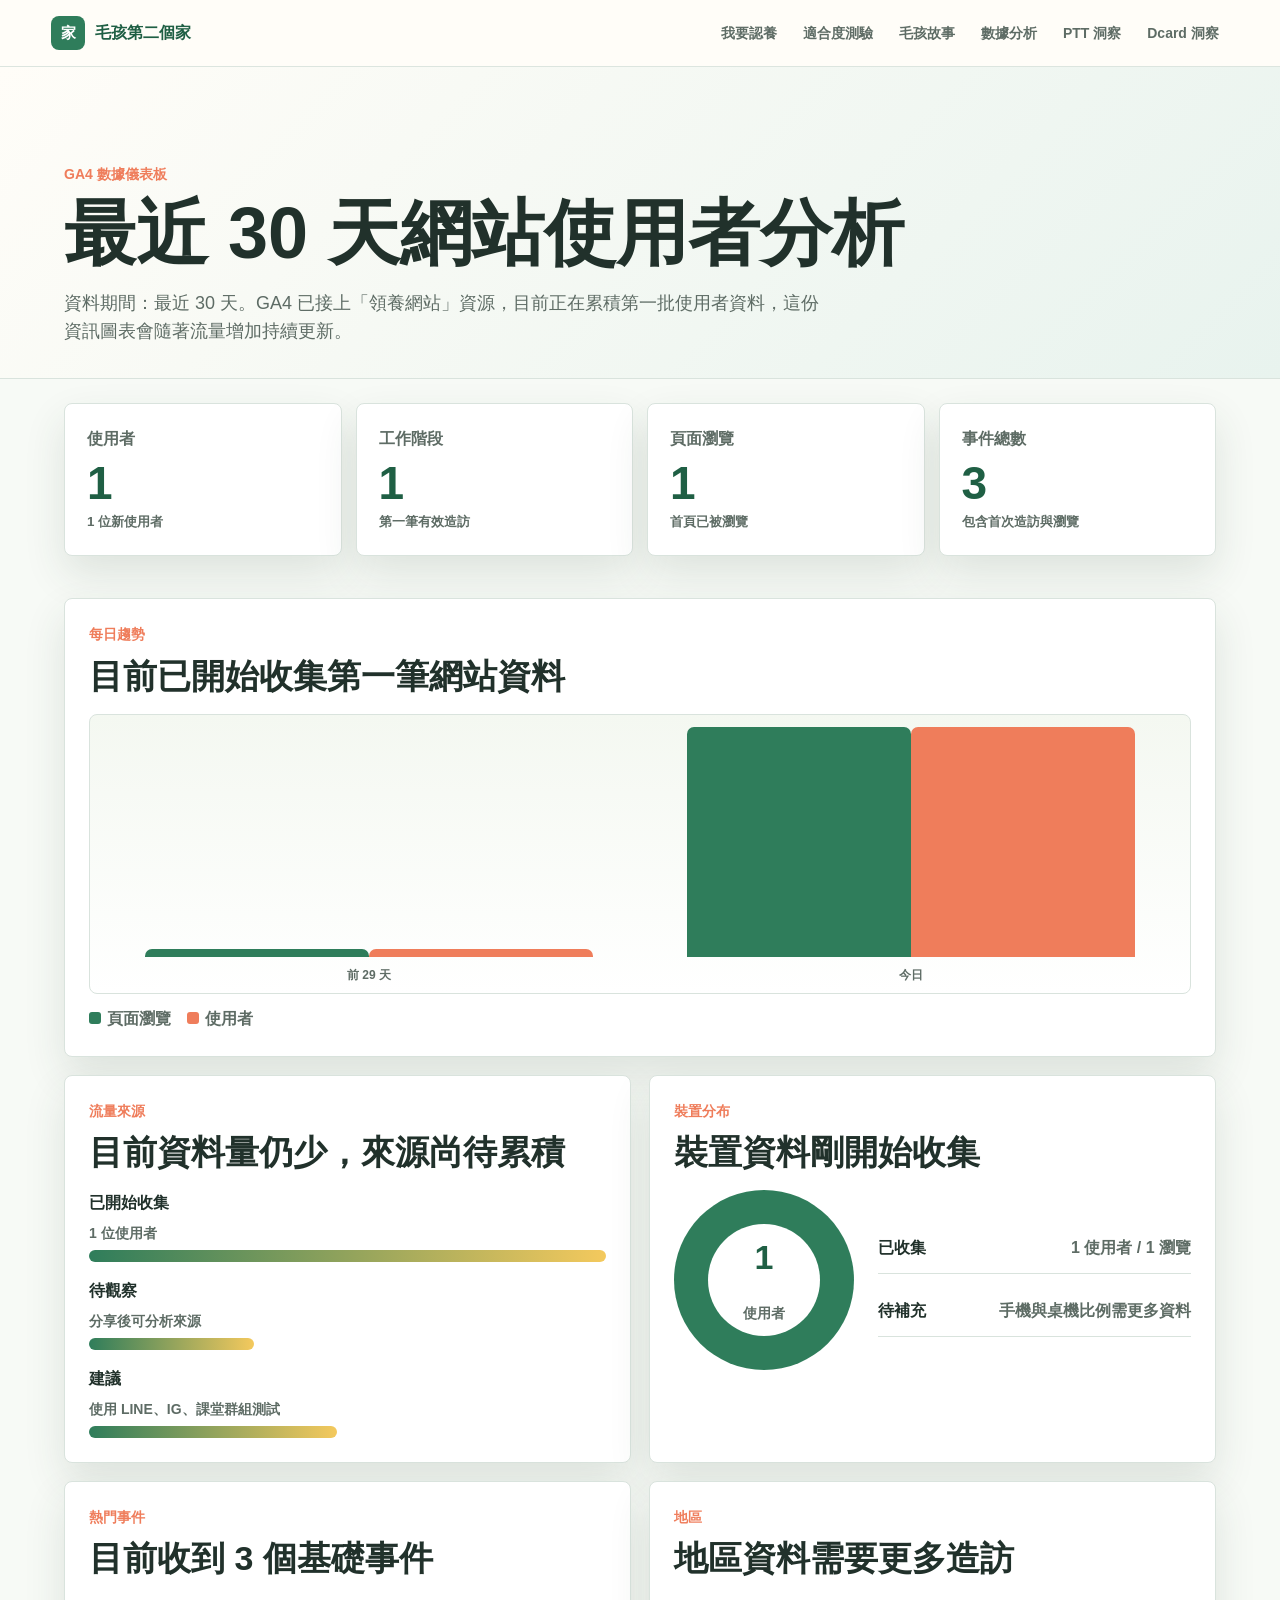
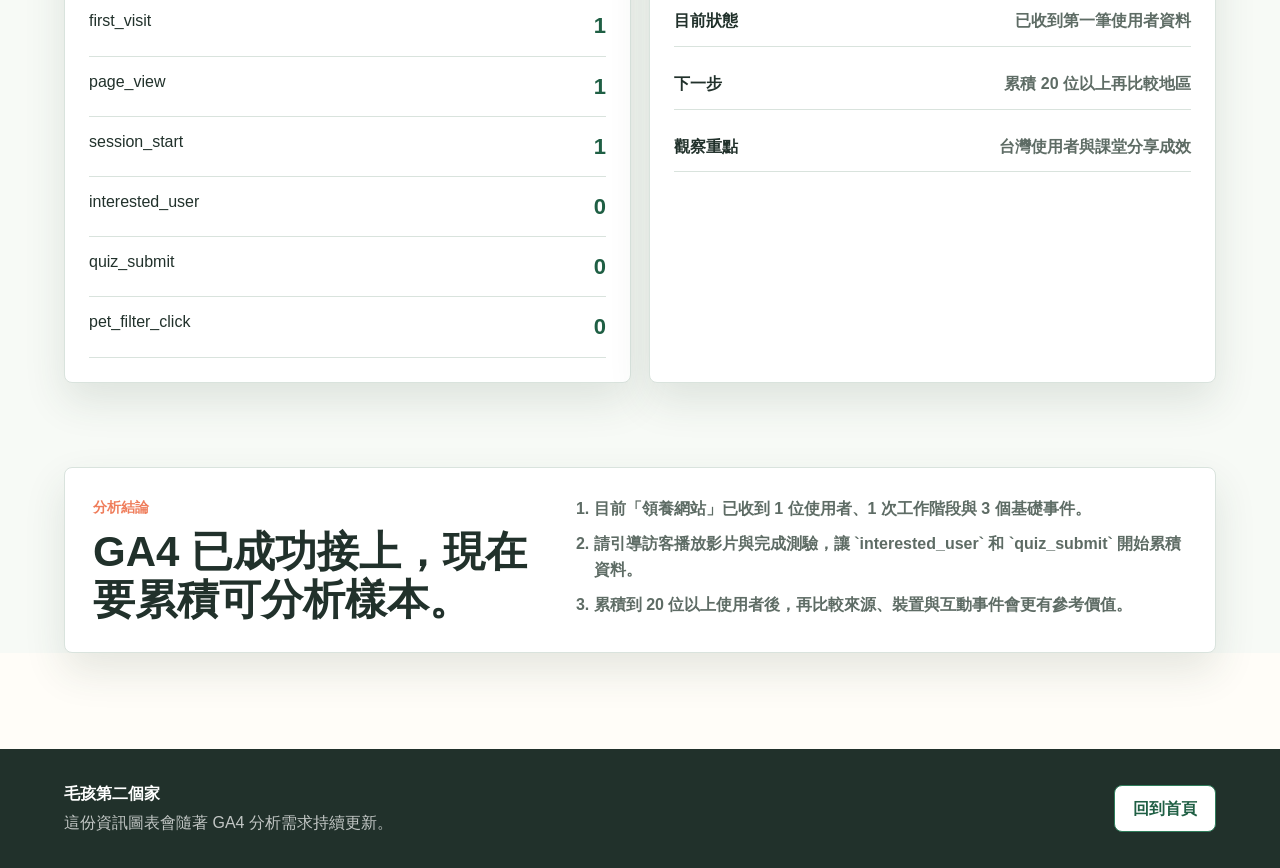
<file: analytics.html>
<!DOCTYPE html>
<html lang="zh-Hant">
<head>
  <meta charset="UTF-8">
  <meta name="viewport" content="width=device-width, initial-scale=1.0">
  <title>網站數據分析 | 毛孩第二個家</title>
  <meta name="description" content="毛孩第二個家最近 30 天 GA4 網站成效資訊圖表。">
  <script async src="https://www.googletagmanager.com/gtag/js?id=G-S2C9P1S1XG"></script>
  <script>
    window.dataLayer = window.dataLayer || [];
    function gtag(){dataLayer.push(arguments);}
    gtag("js", new Date());
    gtag("config", "G-S2C9P1S1XG");
  </script>
  <link rel="stylesheet" href="styles.css">
</head>
<body>
  <header class="site-header">
    <a class="brand" href="index.html" aria-label="回到首頁">
      <span class="brand-mark">家</span>
      <span>毛孩第二個家</span>
    </a>
    <nav class="nav" aria-label="主要導覽">
      <a href="index.html#adopt">我要認養</a>
      <a href="index.html#quiz">適合度測驗</a>
      <a href="index.html#stories">毛孩故事</a>
      <a href="analytics.html" aria-current="page">數據分析</a>
      <a href="ptt-insights.html">PTT 洞察</a>
      <a href="dcard-insights.html">Dcard 洞察</a>
    </nav>
  </header>

  <main class="analytics-page">
    <section class="analytics-hero">
      <p class="eyebrow">GA4 數據儀表板</p>
      <h1>最近 30 天網站使用者分析</h1>
      <p>資料期間：最近 30 天。GA4 已接上「領養網站」資源，目前正在累積第一批使用者資料，這份資訊圖表會隨著流量增加持續更新。</p>
    </section>

    <section class="analytics-kpis" aria-label="網站核心指標">
      <article><span>使用者</span><strong>1</strong><small>1 位新使用者</small></article>
      <article><span>工作階段</span><strong>1</strong><small>第一筆有效造訪</small></article>
      <article><span>頁面瀏覽</span><strong>1</strong><small>首頁已被瀏覽</small></article>
      <article><span>事件總數</span><strong>3</strong><small>包含首次造訪與瀏覽</small></article>
    </section>

    <section class="analytics-grid">
      <article class="analytics-card wide-card">
        <div class="card-heading">
          <p class="eyebrow">每日趨勢</p>
          <h2>目前已開始收集第一筆網站資料</h2>
        </div>
        <div class="trend-chart compact-trend" aria-label="每日使用者與瀏覽量">
          <div style="--views:0%; --users:0%"><span>前 29 天</span></div>
          <div style="--views:100%; --users:100%"><span>今日</span></div>
        </div>
        <div class="chart-legend">
          <span><i class="legend-page"></i>頁面瀏覽</span>
          <span><i class="legend-user"></i>使用者</span>
        </div>
      </article>

      <article class="analytics-card">
        <div class="card-heading">
          <p class="eyebrow">流量來源</p>
          <h2>目前資料量仍少，來源尚待累積</h2>
        </div>
        <div class="bar-list">
          <div><span>已開始收集</span><strong>1 位使用者</strong><i style="--w:100%"></i></div>
          <div><span>待觀察</span><strong>分享後可分析來源</strong><i style="--w:32%"></i></div>
          <div><span>建議</span><strong>使用 LINE、IG、課堂群組測試</strong><i style="--w:48%"></i></div>
        </div>
      </article>

      <article class="analytics-card">
        <div class="card-heading">
          <p class="eyebrow">裝置分布</p>
          <h2>裝置資料剛開始收集</h2>
        </div>
        <div class="device-chart" aria-label="裝置分布">
          <div class="donut collecting"><span>1<small>使用者</small></span></div>
          <ul>
            <li><b>已收集</b><span>1 使用者 / 1 瀏覽</span></li>
            <li><b>待補充</b><span>手機與桌機比例需更多資料</span></li>
          </ul>
        </div>
      </article>

      <article class="analytics-card">
        <div class="card-heading">
          <p class="eyebrow">熱門事件</p>
          <h2>目前收到 3 個基礎事件</h2>
        </div>
        <div class="event-list">
          <div><span>first_visit</span><strong>1</strong></div>
          <div><span>page_view</span><strong>1</strong></div>
          <div><span>session_start</span><strong>1</strong></div>
          <div><span>interested_user</span><strong>0</strong></div>
          <div><span>quiz_submit</span><strong>0</strong></div>
          <div><span>pet_filter_click</span><strong>0</strong></div>
        </div>
      </article>

      <article class="analytics-card">
        <div class="card-heading">
          <p class="eyebrow">地區</p>
          <h2>地區資料需要更多造訪</h2>
        </div>
        <div class="region-list">
          <div><strong>目前狀態</strong><span>已收到第一筆使用者資料</span></div>
          <div><strong>下一步</strong><span>累積 20 位以上再比較地區</span></div>
          <div><strong>觀察重點</strong><span>台灣使用者與課堂分享成效</span></div>
        </div>
      </article>
    </section>

    <section class="analytics-summary">
      <div>
        <p class="eyebrow">分析結論</p>
        <h2>GA4 已成功接上，現在要累積可分析樣本。</h2>
      </div>
      <ol>
        <li>目前「領養網站」已收到 1 位使用者、1 次工作階段與 3 個基礎事件。</li>
        <li>請引導訪客播放影片與完成測驗，讓 `interested_user` 和 `quiz_submit` 開始累積資料。</li>
        <li>累積到 20 位以上使用者後，再比較來源、裝置與互動事件會更有參考價值。</li>
      </ol>
    </section>
  </main>

  <footer class="footer">
    <div>
      <strong>毛孩第二個家</strong>
      <p>這份資訊圖表會隨著 GA4 分析需求持續更新。</p>
    </div>
    <a class="button secondary" href="index.html">回到首頁</a>
  </footer>

  <script src="script.js"></script>
</body>
</html>
</file>
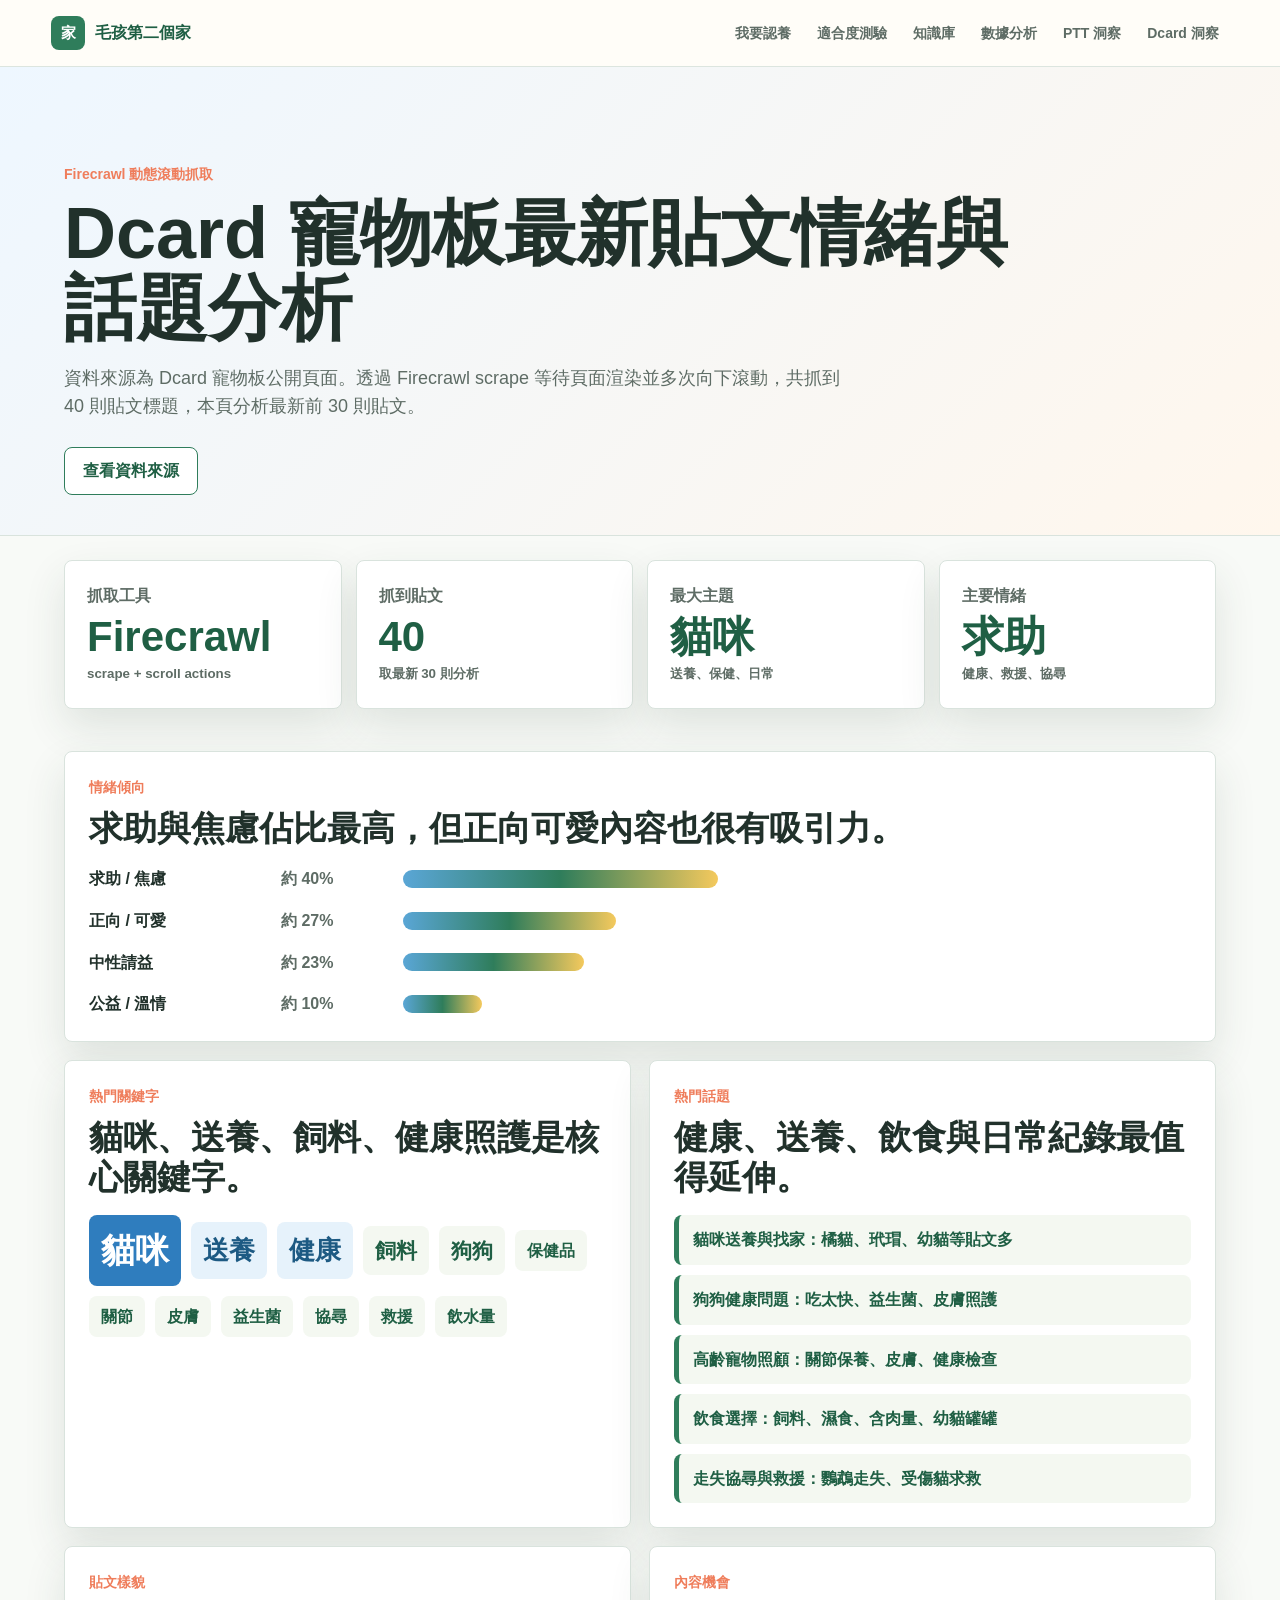
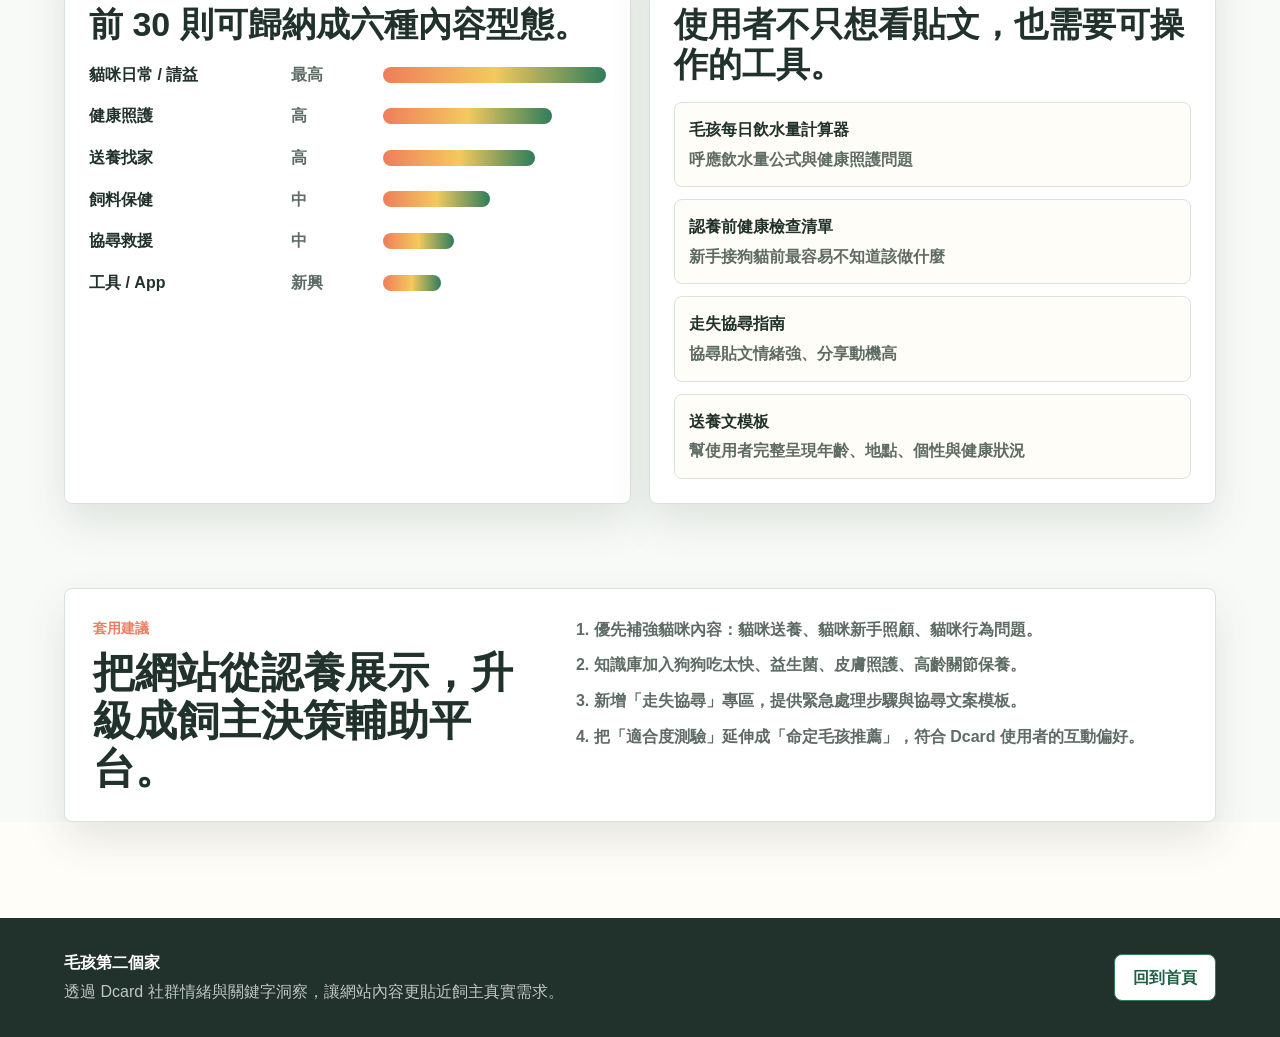
<file: dcard-insights.html>
<!DOCTYPE html>
<html lang="zh-Hant">
<head>
  <meta charset="UTF-8">
  <meta name="viewport" content="width=device-width, initial-scale=1.0">
  <title>Dcard 寵物板情緒洞察 | 毛孩第二個家</title>
  <meta name="description" content="Dcard 寵物板最新貼文 Firecrawl 動態滾動抓取分析，整理寵物熱門關鍵字、情緒傾向與內容建議。">
  <script async src="https://www.googletagmanager.com/gtag/js?id=G-S2C9P1S1XG"></script>
  <script>
    window.dataLayer = window.dataLayer || [];
    function gtag(){dataLayer.push(arguments);}
    gtag("js", new Date());
    gtag("config", "G-S2C9P1S1XG");
  </script>
  <link rel="stylesheet" href="styles.css">
</head>
<body>
  <header class="site-header">
    <a class="brand" href="index.html" aria-label="回到首頁">
      <span class="brand-mark">家</span>
      <span>毛孩第二個家</span>
    </a>
    <nav class="nav" aria-label="主要導覽">
      <a href="index.html#adopt">我要認養</a>
      <a href="index.html#quiz">適合度測驗</a>
      <a href="index.html#knowledge">知識庫</a>
      <a href="analytics.html">數據分析</a>
      <a href="ptt-insights.html">PTT 洞察</a>
      <a href="dcard-insights.html" aria-current="page">Dcard 洞察</a>
    </nav>
  </header>

  <main class="insights-page dcard-page">
    <section class="insights-hero dcard-hero">
      <p class="eyebrow">Firecrawl 動態滾動抓取</p>
      <h1>Dcard 寵物板最新貼文情緒與話題分析</h1>
      <p>資料來源為 Dcard 寵物板公開頁面。透過 Firecrawl scrape 等待頁面渲染並多次向下滾動，共抓到 40 則貼文標題，本頁分析最新前 30 則貼文。</p>
      <a class="button secondary" href="https://www.dcard.tw/f/pet" target="_blank" rel="noreferrer">查看資料來源</a>
    </section>

    <section class="insights-kpis" aria-label="Dcard 寵物板資料摘要">
      <article><span>抓取工具</span><strong>Firecrawl</strong><small>scrape + scroll actions</small></article>
      <article><span>抓到貼文</span><strong>40</strong><small>取最新 30 則分析</small></article>
      <article><span>最大主題</span><strong>貓咪</strong><small>送養、保健、日常</small></article>
      <article><span>主要情緒</span><strong>求助</strong><small>健康、救援、協尋</small></article>
    </section>

    <section class="insights-grid">
      <article class="insights-card wide-card">
        <div class="card-heading">
          <p class="eyebrow">情緒傾向</p>
          <h2>求助與焦慮佔比最高，但正向可愛內容也很有吸引力。</h2>
        </div>
        <div class="sentiment-bars" aria-label="情緒傾向比例圖">
          <div style="--w:40%"><span>求助 / 焦慮</span><strong>約 40%</strong><i></i></div>
          <div style="--w:27%"><span>正向 / 可愛</span><strong>約 27%</strong><i></i></div>
          <div style="--w:23%"><span>中性請益</span><strong>約 23%</strong><i></i></div>
          <div style="--w:10%"><span>公益 / 溫情</span><strong>約 10%</strong><i></i></div>
        </div>
      </article>

      <article class="insights-card">
        <div class="card-heading">
          <p class="eyebrow">熱門關鍵字</p>
          <h2>貓咪、送養、飼料、健康照護是核心關鍵字。</h2>
        </div>
        <div class="keyword-cloud dcard-cloud" aria-label="Dcard 熱門關鍵字">
          <span class="xl">貓咪</span>
          <span class="lg">送養</span>
          <span class="lg">健康</span>
          <span class="md">飼料</span>
          <span class="md">狗狗</span>
          <span>保健品</span>
          <span>關節</span>
          <span>皮膚</span>
          <span>益生菌</span>
          <span>協尋</span>
          <span>救援</span>
          <span>飲水量</span>
        </div>
      </article>

      <article class="insights-card">
        <div class="card-heading">
          <p class="eyebrow">熱門話題</p>
          <h2>健康、送養、飲食與日常紀錄最值得延伸。</h2>
        </div>
        <div class="topic-stack">
          <span>貓咪送養與找家：橘貓、玳瑁、幼貓等貼文多</span>
          <span>狗狗健康問題：吃太快、益生菌、皮膚照護</span>
          <span>高齡寵物照顧：關節保養、皮膚、健康檢查</span>
          <span>飲食選擇：飼料、濕食、含肉量、幼貓罐罐</span>
          <span>走失協尋與救援：鸚鵡走失、受傷貓求救</span>
        </div>
      </article>

      <article class="insights-card">
        <div class="card-heading">
          <p class="eyebrow">貼文樣貌</p>
          <h2>前 30 則可歸納成六種內容型態。</h2>
        </div>
        <div class="category-bars compact-bars" aria-label="內容型態長條圖">
          <div style="--w:100%"><span>貓咪日常 / 請益</span><strong>最高</strong><i></i></div>
          <div style="--w:76%"><span>健康照護</span><strong>高</strong><i></i></div>
          <div style="--w:68%"><span>送養找家</span><strong>高</strong><i></i></div>
          <div style="--w:48%"><span>飼料保健</span><strong>中</strong><i></i></div>
          <div style="--w:32%"><span>協尋救援</span><strong>中</strong><i></i></div>
          <div style="--w:26%"><span>工具 / App</span><strong>新興</strong><i></i></div>
        </div>
      </article>

      <article class="insights-card">
        <div class="card-heading">
          <p class="eyebrow">內容機會</p>
          <h2>使用者不只想看貼文，也需要可操作的工具。</h2>
        </div>
        <div class="supply-list">
          <div><strong>毛孩每日飲水量計算器</strong><span>呼應飲水量公式與健康照護問題</span></div>
          <div><strong>認養前健康檢查清單</strong><span>新手接狗貓前最容易不知道該做什麼</span></div>
          <div><strong>走失協尋指南</strong><span>協尋貼文情緒強、分享動機高</span></div>
          <div><strong>送養文模板</strong><span>幫使用者完整呈現年齡、地點、個性與健康狀況</span></div>
        </div>
      </article>
    </section>

    <section class="insights-summary">
      <div>
        <p class="eyebrow">套用建議</p>
        <h2>把網站從認養展示，升級成飼主決策輔助平台。</h2>
      </div>
      <ol>
        <li>優先補強貓咪內容：貓咪送養、貓咪新手照顧、貓咪行為問題。</li>
        <li>知識庫加入狗狗吃太快、益生菌、皮膚照護、高齡關節保養。</li>
        <li>新增「走失協尋」專區，提供緊急處理步驟與協尋文案模板。</li>
        <li>把「適合度測驗」延伸成「命定毛孩推薦」，符合 Dcard 使用者的互動偏好。</li>
      </ol>
    </section>
  </main>

  <footer class="footer">
    <div>
      <strong>毛孩第二個家</strong>
      <p>透過 Dcard 社群情緒與關鍵字洞察，讓網站內容更貼近飼主真實需求。</p>
    </div>
    <a class="button secondary" href="index.html">回到首頁</a>
  </footer>
</body>
</html>
</file>
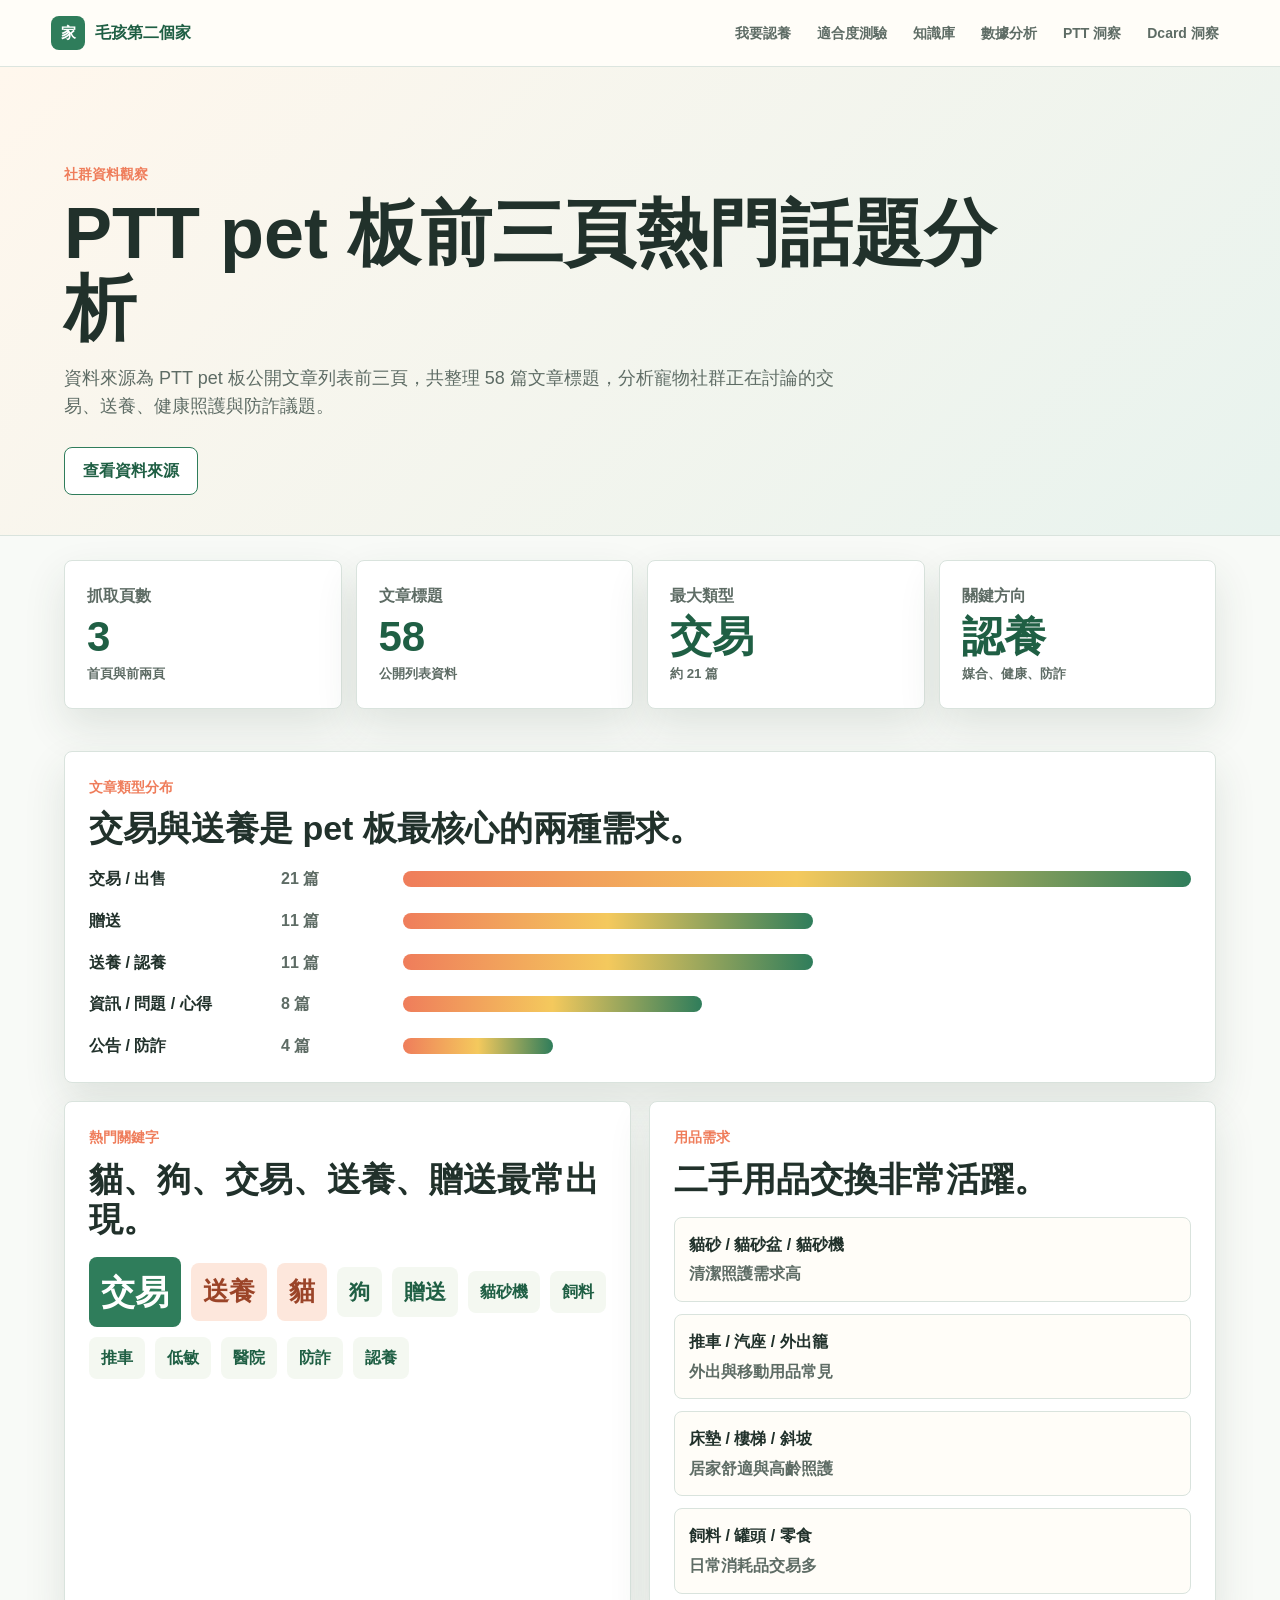
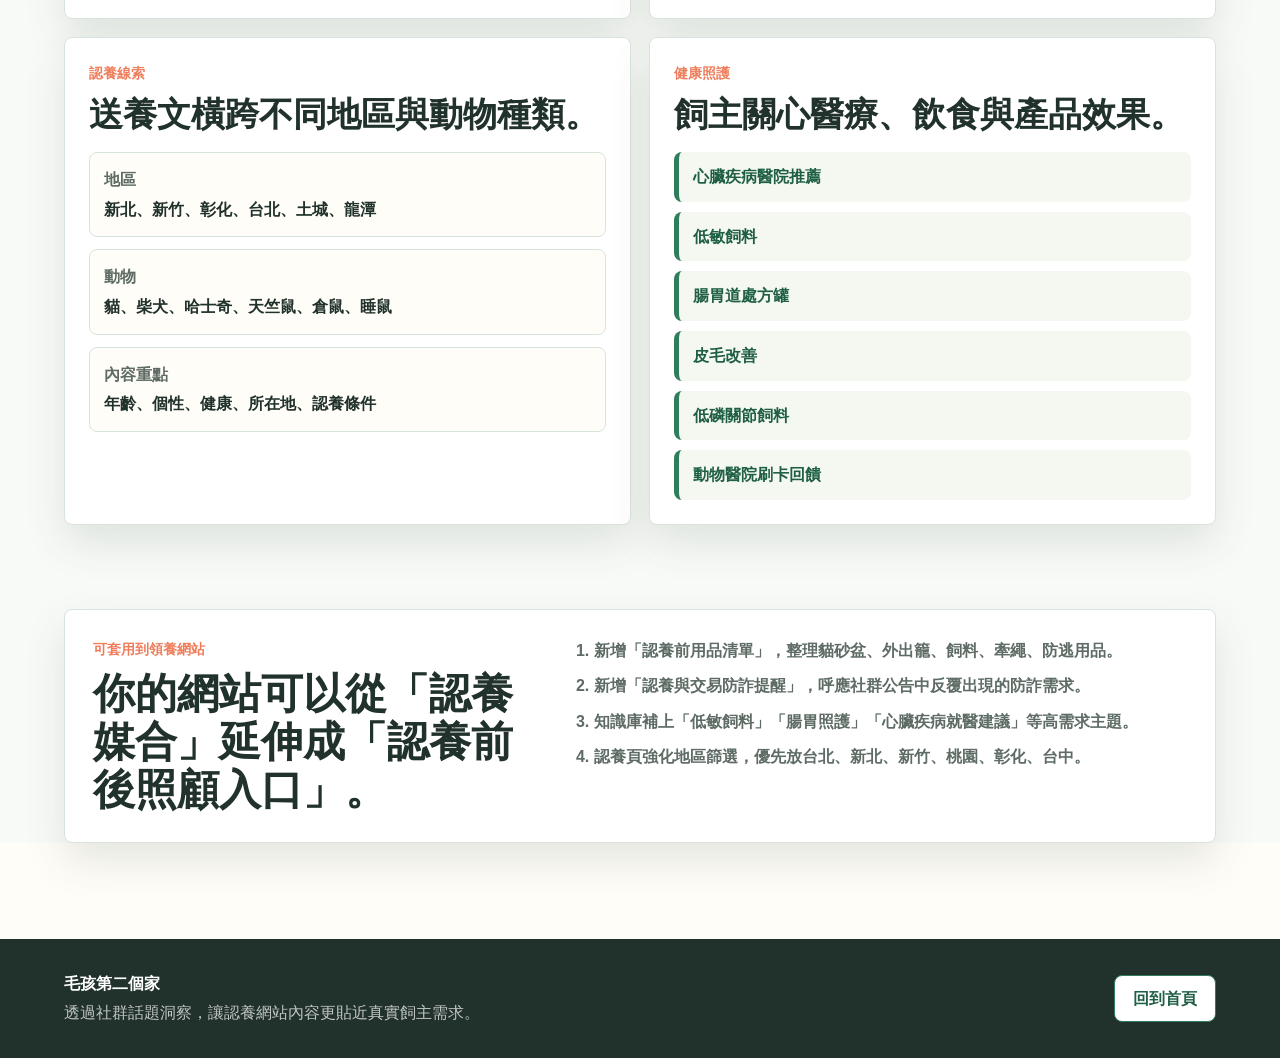
<file: ptt-insights.html>
<!DOCTYPE html>
<html lang="zh-Hant">
<head>
  <meta charset="UTF-8">
  <meta name="viewport" content="width=device-width, initial-scale=1.0">
  <title>PTT 寵物板話題洞察 | 毛孩第二個家</title>
  <meta name="description" content="PTT pet 板前三頁文章資料視覺化分析，整理熱門關鍵字、文章類型與可應用於領養網站的內容方向。">
  <script async src="https://www.googletagmanager.com/gtag/js?id=G-S2C9P1S1XG"></script>
  <script>
    window.dataLayer = window.dataLayer || [];
    function gtag(){dataLayer.push(arguments);}
    gtag("js", new Date());
    gtag("config", "G-S2C9P1S1XG");
  </script>
  <link rel="stylesheet" href="styles.css">
</head>
<body>
  <header class="site-header">
    <a class="brand" href="index.html" aria-label="回到首頁">
      <span class="brand-mark">家</span>
      <span>毛孩第二個家</span>
    </a>
    <nav class="nav" aria-label="主要導覽">
      <a href="index.html#adopt">我要認養</a>
      <a href="index.html#quiz">適合度測驗</a>
      <a href="index.html#knowledge">知識庫</a>
      <a href="analytics.html">數據分析</a>
      <a href="ptt-insights.html" aria-current="page">PTT 洞察</a>
      <a href="dcard-insights.html">Dcard 洞察</a>
    </nav>
  </header>

  <main class="insights-page">
    <section class="insights-hero">
      <p class="eyebrow">社群資料觀察</p>
      <h1>PTT pet 板前三頁熱門話題分析</h1>
      <p>資料來源為 PTT pet 板公開文章列表前三頁，共整理 58 篇文章標題，分析寵物社群正在討論的交易、送養、健康照護與防詐議題。</p>
      <a class="button secondary" href="https://www.ptt.cc/bbs/pet/index.html" target="_blank" rel="noreferrer">查看資料來源</a>
    </section>

    <section class="insights-kpis" aria-label="PTT pet 板資料摘要">
      <article><span>抓取頁數</span><strong>3</strong><small>首頁與前兩頁</small></article>
      <article><span>文章標題</span><strong>58</strong><small>公開列表資料</small></article>
      <article><span>最大類型</span><strong>交易</strong><small>約 21 篇</small></article>
      <article><span>關鍵方向</span><strong>認養</strong><small>媒合、健康、防詐</small></article>
    </section>

    <section class="insights-grid">
      <article class="insights-card wide-card">
        <div class="card-heading">
          <p class="eyebrow">文章類型分布</p>
          <h2>交易與送養是 pet 板最核心的兩種需求。</h2>
        </div>
        <div class="category-bars" aria-label="文章類型長條圖">
          <div style="--w:100%"><span>交易 / 出售</span><strong>21 篇</strong><i></i></div>
          <div style="--w:52%"><span>贈送</span><strong>11 篇</strong><i></i></div>
          <div style="--w:52%"><span>送養 / 認養</span><strong>11 篇</strong><i></i></div>
          <div style="--w:38%"><span>資訊 / 問題 / 心得</span><strong>8 篇</strong><i></i></div>
          <div style="--w:19%"><span>公告 / 防詐</span><strong>4 篇</strong><i></i></div>
        </div>
      </article>

      <article class="insights-card">
        <div class="card-heading">
          <p class="eyebrow">熱門關鍵字</p>
          <h2>貓、狗、交易、送養、贈送最常出現。</h2>
        </div>
        <div class="keyword-cloud" aria-label="熱門關鍵字">
          <span class="xl">交易</span>
          <span class="lg">送養</span>
          <span class="lg">貓</span>
          <span class="md">狗</span>
          <span class="md">贈送</span>
          <span>貓砂機</span>
          <span>飼料</span>
          <span>推車</span>
          <span>低敏</span>
          <span>醫院</span>
          <span>防詐</span>
          <span>認養</span>
        </div>
      </article>

      <article class="insights-card">
        <div class="card-heading">
          <p class="eyebrow">用品需求</p>
          <h2>二手用品交換非常活躍。</h2>
        </div>
        <div class="supply-list">
          <div><strong>貓砂 / 貓砂盆 / 貓砂機</strong><span>清潔照護需求高</span></div>
          <div><strong>推車 / 汽座 / 外出籠</strong><span>外出與移動用品常見</span></div>
          <div><strong>床墊 / 樓梯 / 斜坡</strong><span>居家舒適與高齡照護</span></div>
          <div><strong>飼料 / 罐頭 / 零食</strong><span>日常消耗品交易多</span></div>
        </div>
      </article>

      <article class="insights-card">
        <div class="card-heading">
          <p class="eyebrow">認養線索</p>
          <h2>送養文橫跨不同地區與動物種類。</h2>
        </div>
        <div class="adoption-signal">
          <div><span>地區</span><strong>新北、新竹、彰化、台北、土城、龍潭</strong></div>
          <div><span>動物</span><strong>貓、柴犬、哈士奇、天竺鼠、倉鼠、睡鼠</strong></div>
          <div><span>內容重點</span><strong>年齡、個性、健康、所在地、認養條件</strong></div>
        </div>
      </article>

      <article class="insights-card">
        <div class="card-heading">
          <p class="eyebrow">健康照護</p>
          <h2>飼主關心醫療、飲食與產品效果。</h2>
        </div>
        <div class="topic-stack">
          <span>心臟疾病醫院推薦</span>
          <span>低敏飼料</span>
          <span>腸胃道處方罐</span>
          <span>皮毛改善</span>
          <span>低磷關節飼料</span>
          <span>動物醫院刷卡回饋</span>
        </div>
      </article>
    </section>

    <section class="insights-summary">
      <div>
        <p class="eyebrow">可套用到領養網站</p>
        <h2>你的網站可以從「認養媒合」延伸成「認養前後照顧入口」。</h2>
      </div>
      <ol>
        <li>新增「認養前用品清單」，整理貓砂盆、外出籠、飼料、牽繩、防逃用品。</li>
        <li>新增「認養與交易防詐提醒」，呼應社群公告中反覆出現的防詐需求。</li>
        <li>知識庫補上「低敏飼料」「腸胃照護」「心臟疾病就醫建議」等高需求主題。</li>
        <li>認養頁強化地區篩選，優先放台北、新北、新竹、桃園、彰化、台中。</li>
      </ol>
    </section>
  </main>

  <footer class="footer">
    <div>
      <strong>毛孩第二個家</strong>
      <p>透過社群話題洞察，讓認養網站內容更貼近真實飼主需求。</p>
    </div>
    <a class="button secondary" href="index.html">回到首頁</a>
  </footer>
</body>
</html>
</file>
<file: styles.css>
:root {
  --ink: #21312b;
  --muted: #5e6c65;
  --line: #d9e3dd;
  --paper: #fffdf8;
  --soft: #f4f8f1;
  --green: #2f7d5b;
  --green-dark: #1f5f44;
  --coral: #ef7d5b;
  --gold: #f4c95d;
  --sky: #dceef5;
  --shadow: 0 18px 42px rgba(41, 63, 52, 0.12);
}

* {
  box-sizing: border-box;
}

html {
  scroll-behavior: smooth;
}

body {
  margin: 0;
  background: var(--paper);
  color: var(--ink);
  font-family: "Noto Sans TC", "Microsoft JhengHei", Arial, sans-serif;
  line-height: 1.6;
}

a {
  color: inherit;
}

img {
  display: block;
  max-width: 100%;
}

.site-header {
  position: sticky;
  top: 0;
  z-index: 20;
  display: flex;
  align-items: center;
  justify-content: space-between;
  gap: 24px;
  padding: 14px clamp(18px, 4vw, 56px);
  background: rgba(255, 253, 248, 0.92);
  border-bottom: 1px solid rgba(217, 227, 221, 0.9);
  backdrop-filter: blur(16px);
}

.brand {
  display: inline-flex;
  align-items: center;
  gap: 10px;
  color: var(--green-dark);
  font-weight: 800;
  text-decoration: none;
  white-space: nowrap;
}

.brand-mark {
  display: grid;
  width: 34px;
  height: 34px;
  place-items: center;
  border-radius: 8px;
  background: var(--green);
  color: #fff;
  font-size: 15px;
}

.nav {
  display: flex;
  flex-wrap: wrap;
  justify-content: flex-end;
  gap: 6px;
}

.nav a {
  padding: 8px 10px;
  border-radius: 8px;
  color: var(--muted);
  font-size: 14px;
  font-weight: 700;
  text-decoration: none;
}

.nav a:hover,
.nav a:focus-visible {
  background: var(--soft);
  color: var(--green-dark);
}

.hero {
  display: grid;
  grid-template-columns: minmax(0, 0.82fr) minmax(360px, 1.18fr);
  min-height: calc(100vh - 64px);
  border-bottom: 1px solid var(--line);
}

.hero-copy {
  display: flex;
  flex-direction: column;
  justify-content: center;
  padding: clamp(42px, 7vw, 86px) clamp(22px, 5vw, 72px);
}

.eyebrow {
  margin: 0 0 10px;
  color: var(--coral);
  font-size: 14px;
  font-weight: 900;
  letter-spacing: 0;
}

h1,
h2,
h3,
p {
  overflow-wrap: anywhere;
}

h1 {
  max-width: 720px;
  margin: 0;
  font-size: clamp(42px, 7vw, 84px);
  line-height: 1.04;
  letter-spacing: 0;
}

.hero-text {
  max-width: 620px;
  margin: 24px 0 0;
  color: var(--muted);
  font-size: 18px;
}

.hero-actions {
  display: flex;
  flex-wrap: wrap;
  gap: 12px;
  margin-top: 32px;
}

.button {
  display: inline-flex;
  align-items: center;
  justify-content: center;
  min-height: 44px;
  padding: 10px 18px;
  border: 1px solid var(--green);
  border-radius: 8px;
  font-weight: 800;
  text-decoration: none;
  cursor: pointer;
}

.button.primary {
  background: var(--green);
  color: #fff;
}

.button.secondary {
  background: #fff;
  color: var(--green-dark);
}

.hero-image {
  min-height: 520px;
  background:
    linear-gradient(90deg, rgba(255, 253, 248, 0.72), rgba(255, 253, 248, 0.05) 32%),
    url("assets/adoption-hero.png") center / cover no-repeat;
}

.stats-band {
  display: grid;
  grid-template-columns: repeat(4, 1fr);
  gap: 1px;
  background: var(--line);
  border-bottom: 1px solid var(--line);
}

.stats-band div {
  padding: 28px 20px;
  background: #fff;
  text-align: center;
}

.stats-band strong {
  display: block;
  color: var(--green-dark);
  font-size: 34px;
  line-height: 1;
}

.stats-band span {
  color: var(--muted);
  font-size: 14px;
  font-weight: 700;
}

.section {
  padding: clamp(56px, 8vw, 96px) clamp(18px, 5vw, 72px);
}

.section-heading {
  max-width: 820px;
  margin-bottom: 28px;
}

.section-heading h2 {
  margin: 0;
  font-size: clamp(30px, 4vw, 52px);
  line-height: 1.12;
  letter-spacing: 0;
}

.section-heading.split {
  display: flex;
  max-width: none;
  align-items: end;
  justify-content: space-between;
  gap: 24px;
}

.section-note {
  max-width: 420px;
  margin: 0;
  color: var(--muted);
}

.intro-grid,
.pet-grid,
.story-grid,
.knowledge-grid {
  display: grid;
  grid-template-columns: repeat(3, 1fr);
  gap: 18px;
}

.intro-grid article,
.story-grid article,
.knowledge-grid article,
.resource-list article,
.faq-list details {
  border: 1px solid var(--line);
  border-radius: 8px;
  background: #fff;
  box-shadow: var(--shadow);
}

.intro-grid article,
.story-grid article,
.knowledge-grid article,
.resource-list article {
  padding: 24px;
}

.intro-grid h3,
.story-grid h3,
.knowledge-grid h3,
.resource-list h3 {
  margin: 0 0 8px;
  font-size: 22px;
}

.intro-grid p,
.story-grid p,
.resource-list p {
  margin: 0;
  color: var(--muted);
}

.video-section {
  background: linear-gradient(180deg, #fffdf8, #f4f8f1);
}

.video-frame {
  position: relative;
  overflow: hidden;
  width: min(100%, 980px);
  margin: 0 auto;
  aspect-ratio: 16 / 9;
  border: 1px solid var(--line);
  border-radius: 8px;
  background: var(--ink);
  box-shadow: var(--shadow);
}

.video-frame iframe {
  position: absolute;
  inset: 0;
  width: 100%;
  height: 100%;
  border: 0;
}

.filter-bar {
  display: flex;
  flex-wrap: wrap;
  gap: 8px;
}

.filter {
  min-height: 38px;
  padding: 8px 14px;
  border: 1px solid var(--line);
  border-radius: 8px;
  background: #fff;
  color: var(--muted);
  font-weight: 800;
  cursor: pointer;
}

.filter.active {
  border-color: var(--green);
  background: var(--green);
  color: #fff;
}

.pet-grid {
  grid-template-columns: repeat(4, 1fr);
}

.pet-card {
  overflow: hidden;
  border: 1px solid var(--line);
  border-radius: 8px;
  background: #fff;
  box-shadow: var(--shadow);
}

.pet-card.is-hidden {
  display: none;
}

.pet-portrait {
  position: relative;
  min-height: 180px;
  background: var(--sky);
}

.pet-portrait::before,
.pet-portrait::after {
  position: absolute;
  content: "";
}

.pet-portrait::before {
  inset: 22px 36px 30px;
  border-radius: 50% 50% 42% 42%;
}

.pet-portrait::after {
  width: 58px;
  height: 26px;
  left: 50%;
  bottom: 48px;
  transform: translateX(-50%);
  border-radius: 0 0 38px 38px;
  background: rgba(33, 49, 43, 0.16);
}

.dog-one {
  background: linear-gradient(135deg, #dceef5, #f9ead7);
}

.dog-one::before {
  background:
    radial-gradient(circle at 38% 42%, #21312b 0 5px, transparent 6px),
    radial-gradient(circle at 62% 42%, #21312b 0 5px, transparent 6px),
    radial-gradient(circle at 50% 55%, #21312b 0 6px, transparent 7px),
    linear-gradient(135deg, #d89c6d, #f1c49c);
}

.cat-one {
  background: linear-gradient(135deg, #eff6ec, #f7ddc8);
}

.cat-one::before {
  clip-path: polygon(12% 8%, 30% 22%, 50% 12%, 70% 22%, 88% 8%, 82% 88%, 18% 88%);
  background:
    radial-gradient(circle at 38% 44%, #21312b 0 5px, transparent 6px),
    radial-gradient(circle at 62% 44%, #21312b 0 5px, transparent 6px),
    linear-gradient(135deg, #e88c43, #f3be78);
}

.rabbit-one {
  background: linear-gradient(135deg, #e8f3ee, #f8e7ef);
}

.rabbit-one::before {
  inset: 44px 44px 20px;
  background:
    radial-gradient(circle at 39% 42%, #21312b 0 4px, transparent 5px),
    radial-gradient(circle at 61% 42%, #21312b 0 4px, transparent 5px),
    linear-gradient(135deg, #fff, #ead8cf);
}

.rabbit-one::after {
  width: 118px;
  height: 92px;
  top: 18px;
  bottom: auto;
  border-radius: 60px 60px 20px 20px;
  background:
    radial-gradient(ellipse at 28% 42%, #f4bccb 0 14px, transparent 15px),
    radial-gradient(ellipse at 72% 42%, #f4bccb 0 14px, transparent 15px),
    linear-gradient(90deg, #fff 0 42%, transparent 43% 57%, #fff 58%);
}

.other-one {
  background: linear-gradient(135deg, #f2f5dc, #dceef5);
}

.other-one::before {
  inset: 52px 48px 26px;
  border-radius: 42% 42% 48% 48%;
  background:
    radial-gradient(circle at 38% 40%, #fff 0 5px, transparent 6px),
    radial-gradient(circle at 62% 40%, #fff 0 5px, transparent 6px),
    linear-gradient(135deg, #33443d, #61796d);
}

.pet-body {
  padding: 20px;
}

.tag {
  display: inline-flex;
  margin-bottom: 8px;
  padding: 3px 8px;
  border-radius: 6px;
  background: var(--soft);
  color: var(--green-dark);
  font-size: 13px;
  font-weight: 900;
}

.pet-body h3 {
  margin: 0 0 12px;
  font-size: 26px;
}

.pet-body dl {
  display: grid;
  gap: 6px;
  margin: 0 0 12px;
}

.pet-body dl div {
  display: flex;
  justify-content: space-between;
  gap: 12px;
  color: var(--muted);
  font-size: 14px;
}

.pet-body dt {
  font-weight: 800;
}

.pet-body dd {
  margin: 0;
}

.pet-body p,
.pet-body ul {
  color: var(--muted);
}

.pet-body ul {
  padding-left: 20px;
  margin: 12px 0 0;
}

.process-section,
.knowledge-section {
  background: var(--soft);
}

.timeline {
  display: grid;
  grid-template-columns: repeat(6, 1fr);
  gap: 12px;
}

.timeline article {
  position: relative;
  padding: 20px;
  border: 1px solid var(--line);
  border-radius: 8px;
  background: #fff;
}

.timeline span {
  display: inline-flex;
  margin-bottom: 24px;
  color: var(--coral);
  font-size: 28px;
  font-weight: 900;
}

.timeline h3 {
  margin: 0 0 6px;
}

.timeline p {
  margin: 0;
  color: var(--muted);
  font-size: 14px;
}

.quiz-section {
  background: linear-gradient(180deg, #fffdf8, #f7f1e8);
}

.quiz {
  display: grid;
  grid-template-columns: repeat(4, 1fr);
  gap: 14px;
}

.quiz fieldset {
  min-width: 0;
  margin: 0;
  padding: 18px;
  border: 1px solid var(--line);
  border-radius: 8px;
  background: #fff;
}

.quiz legend {
  padding: 0;
  font-weight: 900;
}

.quiz label {
  display: flex;
  gap: 8px;
  align-items: flex-start;
  margin-top: 12px;
  color: var(--muted);
}

.quiz input {
  margin-top: 5px;
  accent-color: var(--green);
}

.quiz .button {
  grid-column: 1 / span 1;
  border: 0;
}

.quiz-result {
  grid-column: 2 / -1;
  min-height: 54px;
  padding: 14px 18px;
  border: 1px solid var(--line);
  border-radius: 8px;
  background: #fff;
  color: var(--green-dark);
  font-weight: 800;
}

.story-grid {
  grid-template-columns: 1.3fr 0.85fr 0.85fr;
}

.feature-story {
  background: linear-gradient(135deg, #2f7d5b, #1f5f44) !important;
  color: #fff;
}

.feature-story p {
  color: rgba(255, 255, 255, 0.82);
}

.story-label {
  color: #ffe3d9 !important;
  font-weight: 900;
}

.knowledge-grid {
  grid-template-columns: repeat(4, 1fr);
}

.knowledge-grid a {
  display: block;
  padding: 10px 0;
  border-top: 1px solid var(--line);
  color: var(--green-dark);
  font-weight: 800;
  text-decoration: none;
}

.resource-layout {
  display: grid;
  grid-template-columns: 1fr 1fr;
  gap: 18px;
}

.map-panel {
  min-height: 360px;
  display: grid;
  place-items: center;
  border: 1px solid var(--line);
  border-radius: 8px;
  background:
    radial-gradient(circle at 58% 36%, var(--coral) 0 10px, transparent 11px),
    radial-gradient(circle at 48% 54%, var(--gold) 0 12px, transparent 13px),
    radial-gradient(circle at 54% 72%, var(--green) 0 10px, transparent 11px),
    linear-gradient(135deg, #dceef5, #eff6ec);
  box-shadow: var(--shadow);
}

.map-panel span {
  padding: 10px 14px;
  border-radius: 8px;
  background: rgba(255, 255, 255, 0.88);
  color: var(--green-dark);
  font-weight: 900;
}

.resource-list {
  display: grid;
  gap: 14px;
}

.adoption-wall {
  display: grid;
  grid-template-columns: repeat(6, 1fr);
  gap: 10px;
}

.adoption-wall img {
  width: 100%;
  height: 260px;
  object-fit: cover;
  border-radius: 8px;
  border: 1px solid var(--line);
  background: var(--soft);
}

.adoption-wall img:nth-child(1),
.adoption-wall img:nth-child(4) {
  grid-column: span 2;
}

.adoption-wall img:nth-child(2),
.adoption-wall img:nth-child(3),
.adoption-wall img:nth-child(5),
.adoption-wall img:nth-child(6) {
  grid-column: span 1;
}

.faq-list {
  display: grid;
  gap: 10px;
}

.faq-list details {
  padding: 18px 20px;
}

.faq-list summary {
  cursor: pointer;
  font-weight: 900;
}

.faq-list p {
  margin: 12px 0 0;
  color: var(--muted);
}

.footer {
  display: flex;
  align-items: center;
  justify-content: space-between;
  gap: 24px;
  padding: 32px clamp(18px, 5vw, 72px);
  background: var(--ink);
  color: #fff;
}

.footer p {
  margin: 4px 0 0;
  color: rgba(255, 255, 255, 0.72);
}

.analytics-page {
  background: #f7faf6;
}

.analytics-hero {
  padding: clamp(54px, 8vw, 96px) clamp(18px, 5vw, 72px) 32px;
  background: linear-gradient(135deg, #fffdf8, #e8f3ee);
  border-bottom: 1px solid var(--line);
}

.analytics-hero h1 {
  max-width: 920px;
  font-size: clamp(40px, 6vw, 72px);
}

.analytics-hero p:last-child {
  max-width: 760px;
  margin: 18px 0 0;
  color: var(--muted);
  font-size: 18px;
}

.analytics-kpis {
  display: grid;
  grid-template-columns: repeat(4, 1fr);
  gap: 14px;
  padding: 24px clamp(18px, 5vw, 72px);
}

.analytics-kpis article,
.analytics-card,
.analytics-summary {
  border: 1px solid var(--line);
  border-radius: 8px;
  background: #fff;
  box-shadow: var(--shadow);
}

.analytics-kpis article {
  padding: 22px;
}

.analytics-kpis span,
.analytics-kpis small {
  color: var(--muted);
  font-weight: 800;
}

.analytics-kpis strong {
  display: block;
  margin: 8px 0 2px;
  color: var(--green-dark);
  font-size: 46px;
  line-height: 1;
}

.analytics-grid {
  display: grid;
  grid-template-columns: repeat(2, 1fr);
  gap: 18px;
  padding: 18px clamp(18px, 5vw, 72px) clamp(48px, 7vw, 84px);
}

.analytics-card {
  padding: 24px;
}

.analytics-card.wide-card {
  grid-column: 1 / -1;
}

.card-heading h2 {
  margin: 0 0 18px;
  font-size: clamp(24px, 3vw, 34px);
  line-height: 1.18;
}

.trend-chart {
  display: grid;
  grid-template-columns: repeat(12, 1fr);
  align-items: end;
  gap: 8px;
  min-height: 280px;
  padding: 18px 12px 8px;
  border-radius: 8px;
  background: linear-gradient(180deg, #f4f8f1, #fff);
  border: 1px solid var(--line);
}

.trend-chart div {
  position: relative;
  display: flex;
  align-items: end;
  justify-content: center;
  height: 230px;
  min-width: 0;
}

.trend-chart div::before,
.trend-chart div::after {
  position: absolute;
  bottom: 28px;
  content: "";
  width: 42%;
  border-radius: 7px 7px 0 0;
}

.trend-chart div::before {
  left: 8%;
  height: max(8px, var(--views));
  background: var(--green);
}

.trend-chart div::after {
  right: 8%;
  height: max(8px, var(--users));
  background: var(--coral);
}

.trend-chart span {
  position: absolute;
  bottom: 0;
  color: var(--muted);
  font-size: 12px;
  font-weight: 800;
}

.trend-chart.compact-trend {
  grid-template-columns: repeat(2, minmax(120px, 1fr));
}

.chart-legend {
  display: flex;
  gap: 16px;
  margin-top: 12px;
  color: var(--muted);
  font-weight: 800;
}

.chart-legend i {
  display: inline-block;
  width: 12px;
  height: 12px;
  margin-right: 6px;
  border-radius: 3px;
}

.legend-page {
  background: var(--green);
}

.legend-user {
  background: var(--coral);
}

.bar-list {
  display: grid;
  gap: 16px;
}

.bar-list div {
  display: grid;
  gap: 6px;
}

.bar-list span,
.bar-list strong {
  font-weight: 900;
}

.bar-list strong {
  color: var(--muted);
  font-size: 14px;
}

.bar-list i {
  display: block;
  width: var(--w);
  height: 12px;
  border-radius: 999px;
  background: linear-gradient(90deg, var(--green), var(--gold));
}

.device-chart {
  display: grid;
  grid-template-columns: 180px 1fr;
  gap: 24px;
  align-items: center;
}

.donut {
  display: grid;
  width: 180px;
  height: 180px;
  place-items: center;
  border-radius: 50%;
  background: conic-gradient(var(--green) 0 91%, var(--sky) 91% 100%);
}

.donut.collecting {
  background: conic-gradient(var(--green) 0 100%);
}

.donut span {
  display: grid;
  width: 112px;
  height: 112px;
  place-items: center;
  border-radius: 50%;
  background: #fff;
  color: var(--green-dark);
  font-size: 34px;
  font-weight: 900;
  line-height: 1;
}

.donut small {
  color: var(--muted);
  font-size: 14px;
}

.device-chart ul {
  display: grid;
  gap: 12px;
  margin: 0;
  padding: 0;
  list-style: none;
}

.device-chart li,
.event-list div,
.region-list div {
  display: flex;
  justify-content: space-between;
  gap: 14px;
  padding: 12px 0;
  border-bottom: 1px solid var(--line);
}

.device-chart li span,
.region-list span {
  color: var(--muted);
  font-weight: 800;
}

.event-list {
  display: grid;
}

.event-list strong {
  color: var(--green-dark);
  font-size: 22px;
}

.region-list {
  display: grid;
}

.analytics-summary {
  display: grid;
  grid-template-columns: 0.85fr 1.15fr;
  gap: 24px;
  margin: 0 clamp(18px, 5vw, 72px) clamp(56px, 8vw, 96px);
  padding: 28px;
}

.analytics-summary h2 {
  margin: 0;
  font-size: clamp(26px, 4vw, 42px);
  line-height: 1.14;
}

.analytics-summary ol {
  margin: 0;
  padding-left: 22px;
  color: var(--muted);
  font-weight: 800;
}

.analytics-summary li + li {
  margin-top: 10px;
}

.insights-page {
  background: #f8faf7;
}

.insights-hero {
  padding: clamp(54px, 8vw, 96px) clamp(18px, 5vw, 72px) 40px;
  background: linear-gradient(135deg, #fff7ed, #e8f3ee);
  border-bottom: 1px solid var(--line);
}

.insights-hero h1 {
  max-width: 960px;
  font-size: clamp(40px, 6vw, 72px);
}

.insights-hero p:last-of-type {
  max-width: 780px;
  margin: 18px 0 26px;
  color: var(--muted);
  font-size: 18px;
}

.insights-kpis {
  display: grid;
  grid-template-columns: repeat(4, 1fr);
  gap: 14px;
  padding: 24px clamp(18px, 5vw, 72px);
}

.insights-kpis article,
.insights-card,
.insights-summary {
  border: 1px solid var(--line);
  border-radius: 8px;
  background: #fff;
  box-shadow: var(--shadow);
}

.insights-kpis article {
  padding: 22px;
}

.insights-kpis span,
.insights-kpis small {
  color: var(--muted);
  font-weight: 800;
}

.insights-kpis strong {
  display: block;
  margin: 8px 0 2px;
  color: var(--green-dark);
  font-size: 42px;
  line-height: 1;
}

.insights-grid {
  display: grid;
  grid-template-columns: repeat(2, 1fr);
  gap: 18px;
  padding: 18px clamp(18px, 5vw, 72px) clamp(48px, 7vw, 84px);
}

.insights-card {
  padding: 24px;
}

.insights-card.wide-card {
  grid-column: 1 / -1;
}

.category-bars {
  display: grid;
  gap: 16px;
}

.category-bars div {
  display: grid;
  grid-template-columns: minmax(130px, 180px) minmax(80px, 110px) 1fr;
  align-items: center;
  gap: 12px;
}

.category-bars span,
.category-bars strong {
  font-weight: 900;
}

.category-bars strong {
  color: var(--muted);
}

.category-bars i {
  display: block;
  width: var(--w);
  height: 16px;
  border-radius: 999px;
  background: linear-gradient(90deg, var(--coral), var(--gold), var(--green));
}

.keyword-cloud {
  display: flex;
  flex-wrap: wrap;
  gap: 10px;
  align-items: center;
}

.keyword-cloud span {
  display: inline-flex;
  padding: 8px 12px;
  border-radius: 8px;
  background: var(--soft);
  color: var(--green-dark);
  font-weight: 900;
}

.keyword-cloud .xl {
  background: var(--green);
  color: #fff;
  font-size: 34px;
}

.keyword-cloud .lg {
  background: #fde7dc;
  color: #9b4428;
  font-size: 26px;
}

.keyword-cloud .md {
  font-size: 21px;
}

.supply-list,
.adoption-signal,
.region-list {
  display: grid;
  gap: 12px;
}

.supply-list div,
.adoption-signal div {
  display: grid;
  gap: 4px;
  padding: 14px;
  border: 1px solid var(--line);
  border-radius: 8px;
  background: #fffdf8;
}

.supply-list strong,
.adoption-signal strong {
  color: var(--ink);
}

.supply-list span,
.adoption-signal span {
  color: var(--muted);
  font-weight: 800;
}

.topic-stack {
  display: grid;
  gap: 10px;
}

.topic-stack span {
  padding: 12px 14px;
  border-left: 5px solid var(--green);
  border-radius: 8px;
  background: var(--soft);
  color: var(--green-dark);
  font-weight: 900;
}

.insights-summary {
  display: grid;
  grid-template-columns: 0.85fr 1.15fr;
  gap: 24px;
  margin: 0 clamp(18px, 5vw, 72px) clamp(56px, 8vw, 96px);
  padding: 28px;
}

.insights-summary h2 {
  margin: 0;
  font-size: clamp(26px, 4vw, 42px);
  line-height: 1.14;
}

.insights-summary ol {
  margin: 0;
  padding-left: 22px;
  color: var(--muted);
  font-weight: 800;
}

.insights-summary li + li {
  margin-top: 10px;
}

.dcard-hero {
  background: linear-gradient(135deg, #eef7ff, #fff7ed);
}

.sentiment-bars {
  display: grid;
  gap: 16px;
}

.sentiment-bars div {
  display: grid;
  grid-template-columns: minmax(120px, 180px) minmax(80px, 110px) 1fr;
  align-items: center;
  gap: 12px;
}

.sentiment-bars span,
.sentiment-bars strong {
  font-weight: 900;
}

.sentiment-bars strong {
  color: var(--muted);
}

.sentiment-bars i {
  display: block;
  width: var(--w);
  height: 18px;
  border-radius: 999px;
  background: linear-gradient(90deg, #5aa6d6, var(--green), var(--gold));
}

.dcard-cloud .xl {
  background: #2f7dbe;
}

.dcard-cloud .lg {
  background: #e6f2fb;
  color: #1d5a83;
}

.compact-bars div {
  grid-template-columns: minmax(130px, 190px) minmax(56px, 80px) 1fr;
}

@media (max-width: 1120px) {
  .pet-grid,
  .knowledge-grid {
    grid-template-columns: repeat(2, 1fr);
  }

  .timeline,
  .quiz {
    grid-template-columns: repeat(3, 1fr);
  }

  .quiz .button {
    grid-column: 1 / span 1;
  }

  .quiz-result {
    grid-column: 2 / -1;
  }
}

@media (max-width: 860px) {
  .site-header {
    align-items: flex-start;
    flex-direction: column;
  }

  .nav {
    justify-content: flex-start;
  }

  .hero {
    grid-template-columns: 1fr;
    min-height: 0;
  }

  .hero-image {
    min-height: 360px;
    order: -1;
  }

  .stats-band,
  .intro-grid,
  .story-grid,
  .resource-layout {
    grid-template-columns: 1fr;
  }

  .section-heading.split {
    align-items: flex-start;
    flex-direction: column;
  }

  .timeline,
  .quiz {
    grid-template-columns: 1fr;
  }

  .analytics-kpis,
  .insights-kpis,
  .analytics-grid,
  .insights-grid,
  .insights-summary,
  .analytics-summary {
    grid-template-columns: 1fr;
  }

  .analytics-card.wide-card,
  .insights-card.wide-card {
    grid-column: auto;
  }

  .quiz .button,
  .quiz-result {
    grid-column: auto;
  }

  .adoption-wall {
    grid-template-columns: repeat(2, 1fr);
  }

  .adoption-wall img,
  .adoption-wall img:nth-child(n) {
    grid-column: span 1;
    height: 210px;
  }
}

@media (max-width: 560px) {
  .nav a {
    padding: 7px 8px;
    font-size: 13px;
  }

  .pet-grid,
  .knowledge-grid,
  .adoption-wall {
    grid-template-columns: 1fr;
  }

  .hero-actions,
  .footer {
    align-items: stretch;
    flex-direction: column;
  }

  .button {
    width: 100%;
  }

  .device-chart {
    grid-template-columns: 1fr;
  }

  .trend-chart {
    gap: 4px;
    overflow-x: auto;
  }

  .trend-chart div {
    min-width: 42px;
  }

  .category-bars div {
    grid-template-columns: 1fr;
  }

  .sentiment-bars div {
    grid-template-columns: 1fr;
  }

  .adoption-wall img,
  .adoption-wall img:nth-child(n) {
    height: 260px;
  }
}
</file>
